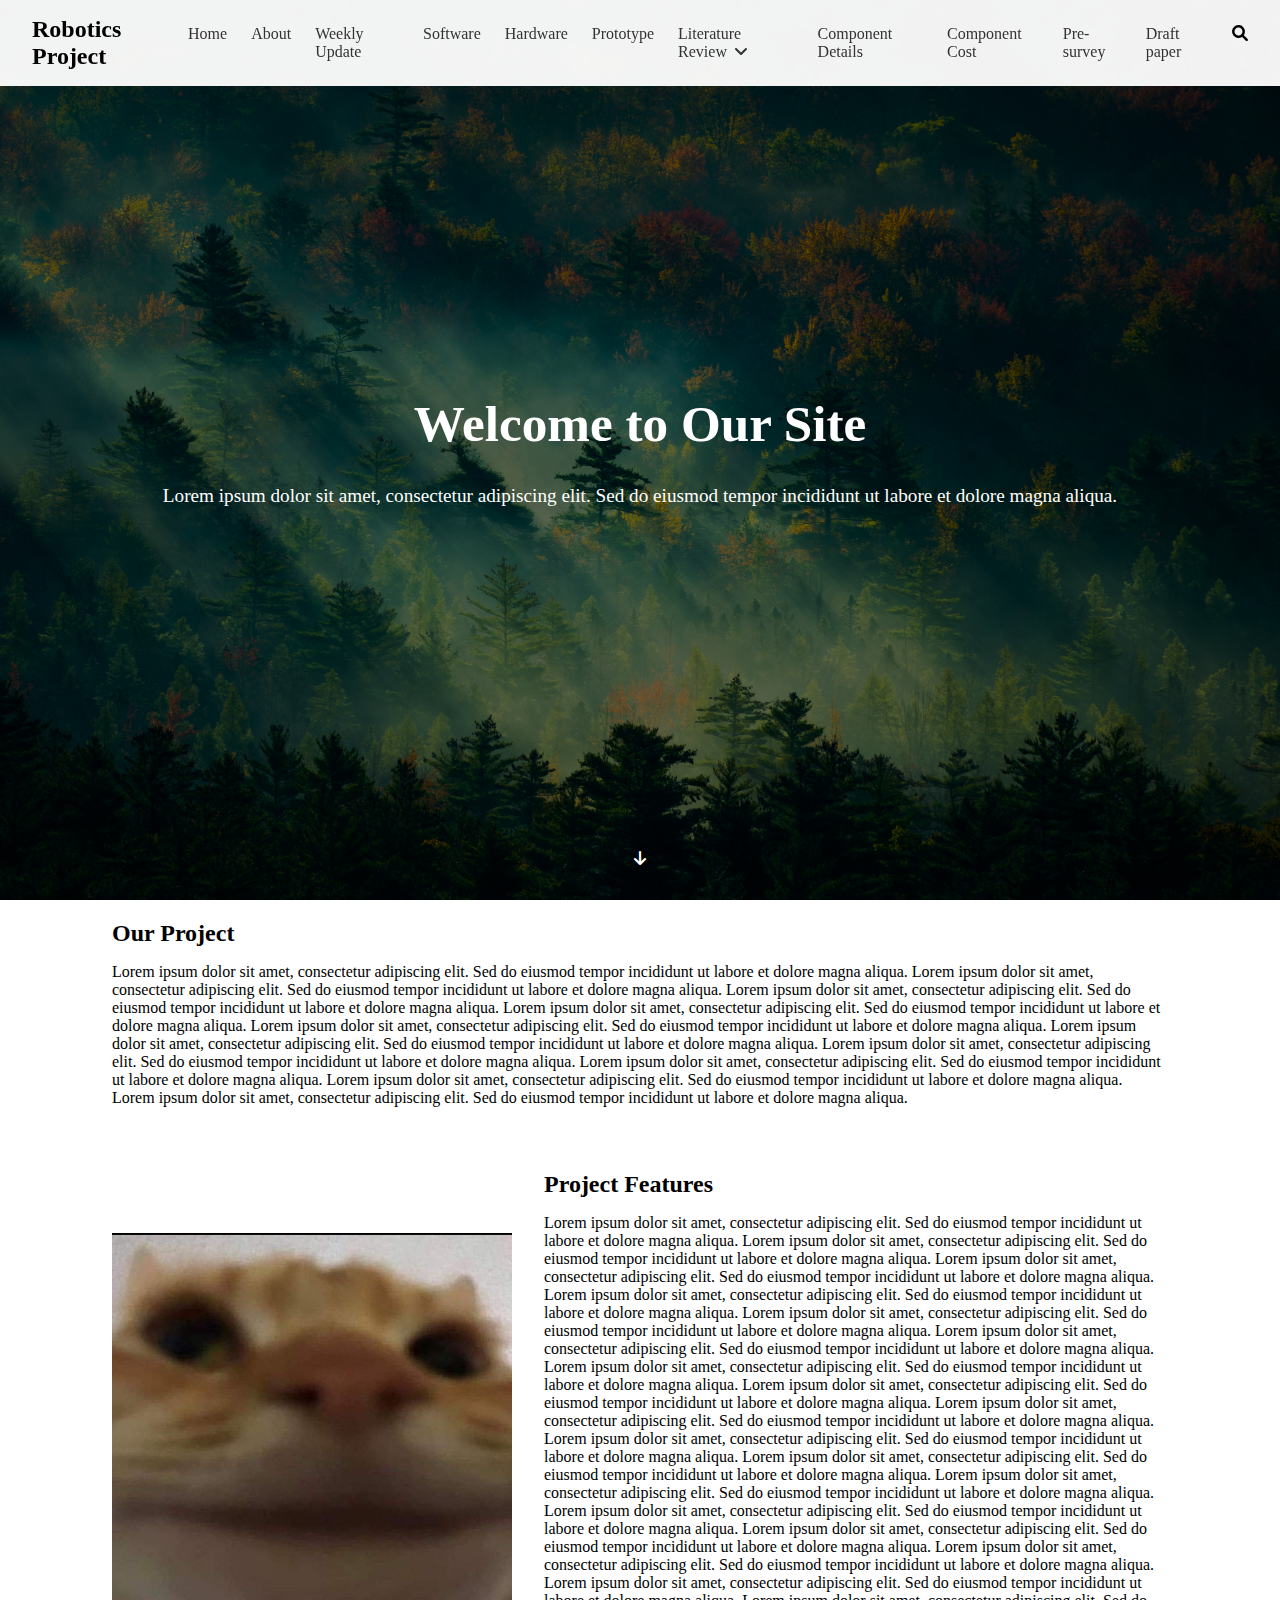
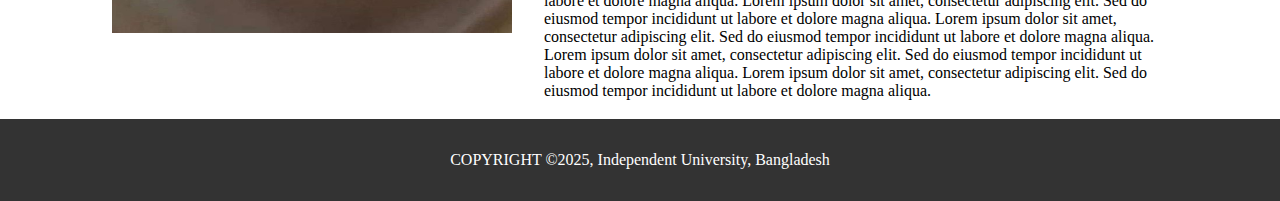
<file: index.html>
<!DOCTYPE html>
<html lang="en">
<head>
    <meta charset="UTF-8">
    <meta name="viewport" content="width=device-width, initial-scale=1.0">
    <title>Home | Robotics</title>
    <link rel="icon" href="project.jpeg">
    <link rel="stylesheet" href="style.css">
    <link rel="stylesheet" href="https://cdnjs.cloudflare.com/ajax/libs/font-awesome/6.0.0/css/all.min.css">
</head>
<body>
    <header>
        <div class="site-name">Robotics Project</div>
        <nav>
            <ul>
                <li><a href="index.html">Home</a></li>
                <li><a href="about.html">About</a></li>
                <li><a href="weekly.html">Weekly Update</a></li>
                <li><a href="#">Software</a></li>
                <li><a href="#">Hardware</a></li>
                <li><a href="#">Prototype</a></li>
                <li class="dropdown">
                    <a href="#" class="dropdown-toggle">Literature Review</a>
                    <div class="dropdown-content">
                        <a href="#">Member 1</a>
                        <a href="#">Member 2</a>
                        <a href="#">Member 3</a>
                        <a href="#">Member 4</a>
                    </div>
                </li>
                <li><a href="#">Component Details</a></li>
                <li><a href="#">Component Cost</a></li>
                <li><a href="#">Pre-survey</a></li>
                <li><a href="#">Draft paper</a></li>
                <li class="search-icon"><i class="fas fa-search"></i></li>
            </ul>
        </nav>
    </header>
    <div class="search-container">
        <button class="back-button"><i class="fas fa-arrow-left"></i></button>
        <input type="text" class="search-input" placeholder="Search...">
    </div>

    <section id="slide1" class="slide1">
        <h1 class="home-h">Welcome to Our Site</h1>
        <p class="home-p">Lorem ipsum dolor sit amet, consectetur adipiscing elit. Sed do eiusmod tempor incididunt ut labore et dolore magna aliqua.</p>
        <div class="scroll-indicator">
            <i class="fas fa-arrow-down"></i>
        </div>
    </section>
    
    <section id="slide2" class="slide2">
        <div class="content-row">
            <h2>Our Project</h2>
            <p>Lorem ipsum dolor sit amet, consectetur adipiscing elit. Sed do eiusmod tempor incididunt ut labore et dolore magna aliqua.
                Lorem ipsum dolor sit amet, consectetur adipiscing elit. Sed do eiusmod tempor incididunt ut labore et dolore magna aliqua.
                Lorem ipsum dolor sit amet, consectetur adipiscing elit. Sed do eiusmod tempor incididunt ut labore et dolore magna aliqua.
                Lorem ipsum dolor sit amet, consectetur adipiscing elit. Sed do eiusmod tempor incididunt ut labore et dolore magna aliqua.
                Lorem ipsum dolor sit amet, consectetur adipiscing elit. Sed do eiusmod tempor incididunt ut labore et dolore magna aliqua.
                Lorem ipsum dolor sit amet, consectetur adipiscing elit. Sed do eiusmod tempor incididunt ut labore et dolore magna aliqua.
                Lorem ipsum dolor sit amet, consectetur adipiscing elit. Sed do eiusmod tempor incididunt ut labore et dolore magna aliqua.
                Lorem ipsum dolor sit amet, consectetur adipiscing elit. Sed do eiusmod tempor incididunt ut labore et dolore magna aliqua.
                Lorem ipsum dolor sit amet, consectetur adipiscing elit. Sed do eiusmod tempor incididunt ut labore et dolore magna aliqua.
                Lorem ipsum dolor sit amet, consectetur adipiscing elit. Sed do eiusmod tempor incididunt ut labore et dolore magna aliqua.
            </p>
        </div>
        <div class="content-row two-column">
            <div>
                <img src="project.jpeg" alt="Project Image" class="square-image">
            </div>
            <div>
                <h2>Project Features</h2>
                <p>Lorem ipsum dolor sit amet, consectetur adipiscing elit. Sed do eiusmod tempor incididunt ut labore et dolore magna aliqua.
                    Lorem ipsum dolor sit amet, consectetur adipiscing elit. Sed do eiusmod tempor incididunt ut labore et dolore magna aliqua.
                    Lorem ipsum dolor sit amet, consectetur adipiscing elit. Sed do eiusmod tempor incididunt ut labore et dolore magna aliqua.
                    Lorem ipsum dolor sit amet, consectetur adipiscing elit. Sed do eiusmod tempor incididunt ut labore et dolore magna aliqua.
                    Lorem ipsum dolor sit amet, consectetur adipiscing elit. Sed do eiusmod tempor incididunt ut labore et dolore magna aliqua.
                    Lorem ipsum dolor sit amet, consectetur adipiscing elit. Sed do eiusmod tempor incididunt ut labore et dolore magna aliqua.
                    Lorem ipsum dolor sit amet, consectetur adipiscing elit. Sed do eiusmod tempor incididunt ut labore et dolore magna aliqua.
                    Lorem ipsum dolor sit amet, consectetur adipiscing elit. Sed do eiusmod tempor incididunt ut labore et dolore magna aliqua.
                    Lorem ipsum dolor sit amet, consectetur adipiscing elit. Sed do eiusmod tempor incididunt ut labore et dolore magna aliqua.
                    Lorem ipsum dolor sit amet, consectetur adipiscing elit. Sed do eiusmod tempor incididunt ut labore et dolore magna aliqua.
                    Lorem ipsum dolor sit amet, consectetur adipiscing elit. Sed do eiusmod tempor incididunt ut labore et dolore magna aliqua.
                    Lorem ipsum dolor sit amet, consectetur adipiscing elit. Sed do eiusmod tempor incididunt ut labore et dolore magna aliqua.
                    Lorem ipsum dolor sit amet, consectetur adipiscing elit. Sed do eiusmod tempor incididunt ut labore et dolore magna aliqua.
                    Lorem ipsum dolor sit amet, consectetur adipiscing elit. Sed do eiusmod tempor incididunt ut labore et dolore magna aliqua.
                    Lorem ipsum dolor sit amet, consectetur adipiscing elit. Sed do eiusmod tempor incididunt ut labore et dolore magna aliqua.
                    Lorem ipsum dolor sit amet, consectetur adipiscing elit. Sed do eiusmod tempor incididunt ut labore et dolore magna aliqua.
                    Lorem ipsum dolor sit amet, consectetur adipiscing elit. Sed do eiusmod tempor incididunt ut labore et dolore magna aliqua.
                    Lorem ipsum dolor sit amet, consectetur adipiscing elit. Sed do eiusmod tempor incididunt ut labore et dolore magna aliqua.
                    Lorem ipsum dolor sit amet, consectetur adipiscing elit. Sed do eiusmod tempor incididunt ut labore et dolore magna aliqua.
                    Lorem ipsum dolor sit amet, consectetur adipiscing elit. Sed do eiusmod tempor incididunt ut labore et dolore magna aliqua.
                </p>
            </div>
        </div>
    </section>
    
    <footer>
        <div>COPYRIGHT ©2025, Independent University, Bangladesh</div>
    </footer>
    <script src="script.js"></script>
</body>
</html>
</file>
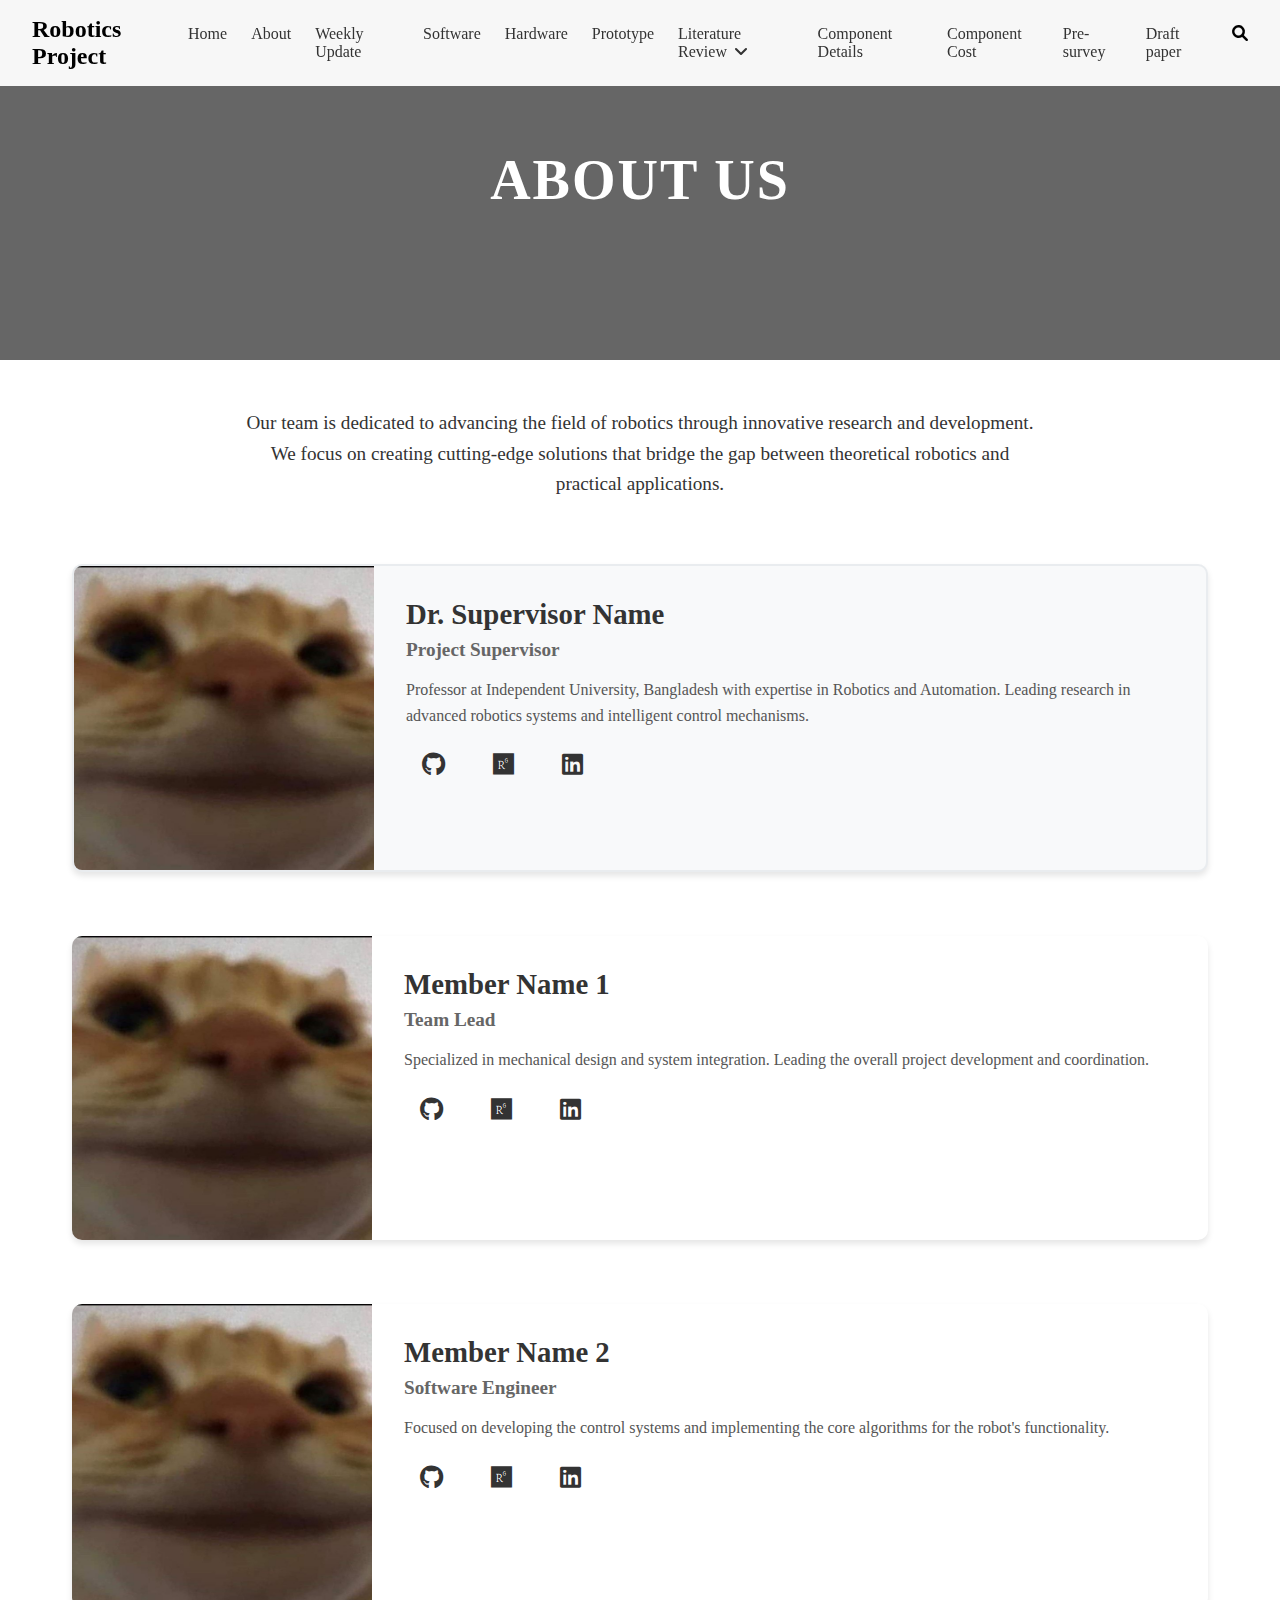
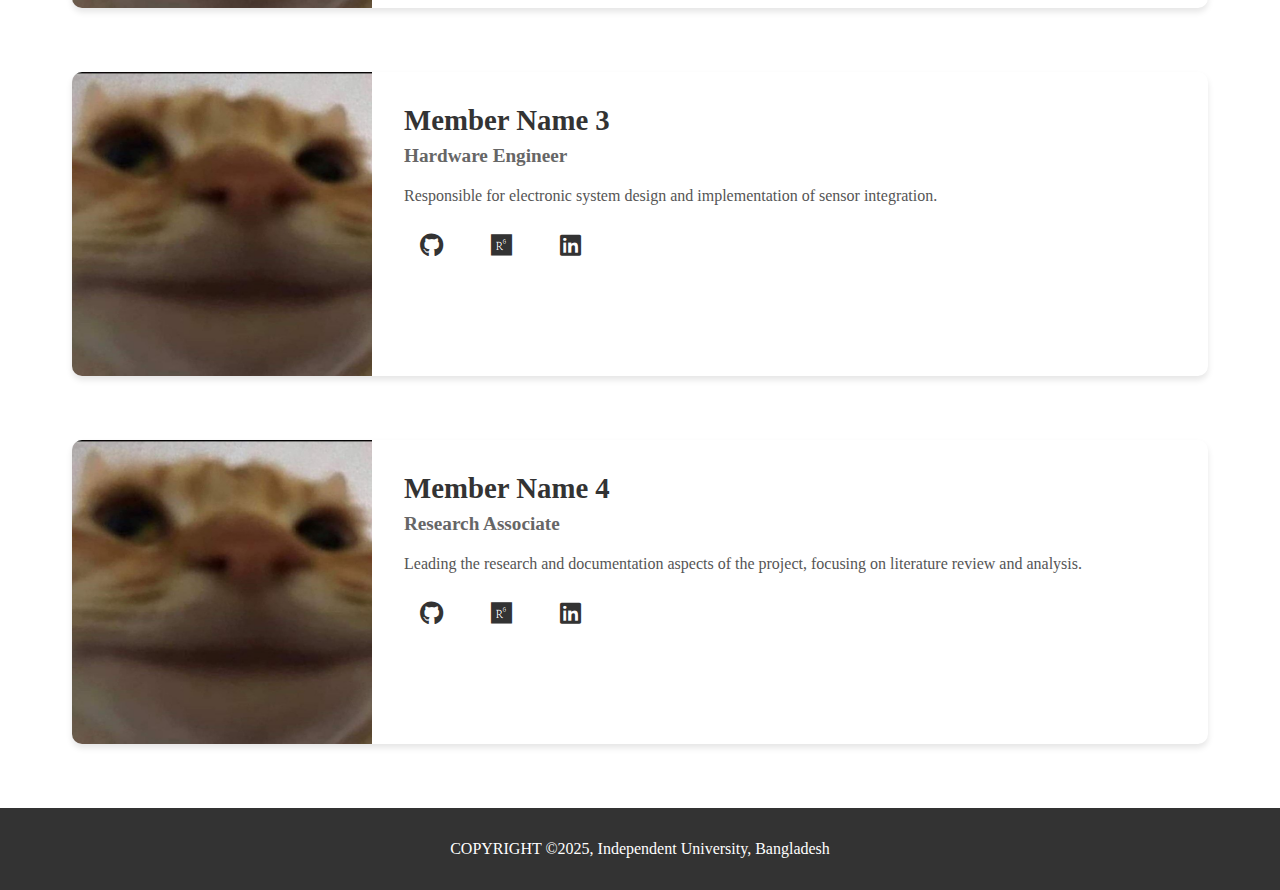
<file: about.html>
<!DOCTYPE html>
<html lang="en">
<head>
    <meta charset="UTF-8">
    <meta name="viewport" content="width=device-width, initial-scale=1.0">
    <title>About Us | Robotics</title>
    <link rel="icon" href="project.jpeg">
    <link rel="stylesheet" href="style.css">
    <link rel="stylesheet" href="https://cdnjs.cloudflare.com/ajax/libs/font-awesome/6.0.0/css/all.min.css">
</head>
<body>
    <header>
        <div class="site-name">Robotics Project</div>
        <nav>
            <ul>
                <li><a href="index.html">Home</a></li>
                <li><a href="about.html">About</a></li>
                <li><a href="weekly.html">Weekly Update</a></li>
                <li><a href="#">Software</a></li>
                <li><a href="#">Hardware</a></li>
                <li><a href="#">Prototype</a></li>
                <li class="dropdown">
                    <a href="#" class="dropdown-toggle">Literature Review</a>
                    <div class="dropdown-content">
                        <a href="#">Member 1</a>
                        <a href="#">Member 2</a>
                        <a href="#">Member 3</a>
                        <a href="#">Member 4</a>
                    </div>
                </li>
                <li><a href="#">Component Details</a></li>
                <li><a href="#">Component Cost</a></li>
                <li><a href="#">Pre-survey</a></li>
                <li><a href="#">Draft paper</a></li>
                <li class="search-icon"><i class="fas fa-search"></i></li>
            </ul>
        </nav>
    </header>
    <div class="search-container">
        <button class="back-button"><i class="fas fa-arrow-left"></i></button>
        <input type="text" class="search-input" placeholder="Search...">
    </div>

    <div class="about-hero">
        <h1>About Us</h1>
    </div>
    
    <div class="about-container">
        <div class="project-description">
            <p>Our team is dedicated to advancing the field of robotics through innovative research and development. We focus on creating cutting-edge solutions that bridge the gap between theoretical robotics and practical applications.</p>
        </div>
    
        <div class="team-member supervisor">
            <div class="member-image">
                <img src="project.jpeg" alt="Supervisor Name">
            </div>
            <div class="member-info">
                <h2>Dr. Supervisor Name</h2>
                <h3>Project Supervisor</h3>
                <p>Professor at Independent University, Bangladesh with expertise in Robotics and Automation. Leading research in advanced robotics systems and intelligent control mechanisms.</p>
                <div class="social-links">
                    <a href="#" target="_blank"><i class="fab fa-github"></i></a>
                    <a href="#" target="_blank"><i class="fab fa-researchgate"></i></a>
                    <a href="#" target="_blank"><i class="fab fa-linkedin"></i></a>
                </div>
            </div>
        </div>
    
        <div class="team-member">
            <div class="member-image">
                <img src="project.jpeg" alt="Member 1">
            </div>
            <div class="member-info">
                <h2>Member Name 1</h2>
                <h3>Team Lead</h3>
                <p>Specialized in mechanical design and system integration. Leading the overall project development and coordination.</p>
                <div class="social-links">
                    <a href="#" target="_blank"><i class="fab fa-github"></i></a>
                    <a href="#" target="_blank"><i class="fab fa-researchgate"></i></a>
                    <a href="#" target="_blank"><i class="fab fa-linkedin"></i></a>
                </div>
            </div>
        </div>
    
        <div class="team-member">
            <div class="member-image">
                <img src="project.jpeg" alt="Member 2">
            </div>
            <div class="member-info">
                <h2>Member Name 2</h2>
                <h3>Software Engineer</h3>
                <p>Focused on developing the control systems and implementing the core algorithms for the robot's functionality.</p>
                <div class="social-links">
                    <a href="#" target="_blank"><i class="fab fa-github"></i></a>
                    <a href="#" target="_blank"><i class="fab fa-researchgate"></i></a>
                    <a href="#" target="_blank"><i class="fab fa-linkedin"></i></a>
                </div>
            </div>
        </div>
    
        <div class="team-member">
            <div class="member-image">
                <img src="project.jpeg" alt="Member 3">
            </div>
            <div class="member-info">
                <h2>Member Name 3</h2>
                <h3>Hardware Engineer</h3>
                <p>Responsible for electronic system design and implementation of sensor integration.</p>
                <div class="social-links">
                    <a href="#" target="_blank"><i class="fab fa-github"></i></a>
                    <a href="#" target="_blank"><i class="fab fa-researchgate"></i></a>
                    <a href="#" target="_blank"><i class="fab fa-linkedin"></i></a>
                </div>
            </div>
        </div>
    
        <div class="team-member">
            <div class="member-image">
                <img src="project.jpeg" alt="Member 4">
            </div>
            <div class="member-info">
                <h2>Member Name 4</h2>
                <h3>Research Associate</h3>
                <p>Leading the research and documentation aspects of the project, focusing on literature review and analysis.</p>
                <div class="social-links">
                    <a href="#" target="_blank"><i class="fab fa-github"></i></a>
                    <a href="#" target="_blank"><i class="fab fa-researchgate"></i></a>
                    <a href="#" target="_blank"><i class="fab fa-linkedin"></i></a>
                </div>
            </div>
        </div>
    </div>

    <footer>
        <div>COPYRIGHT ©2025, Independent University, Bangladesh</div>
    </footer>
    <script src="script.js"></script>
</body>
</html>
</file>
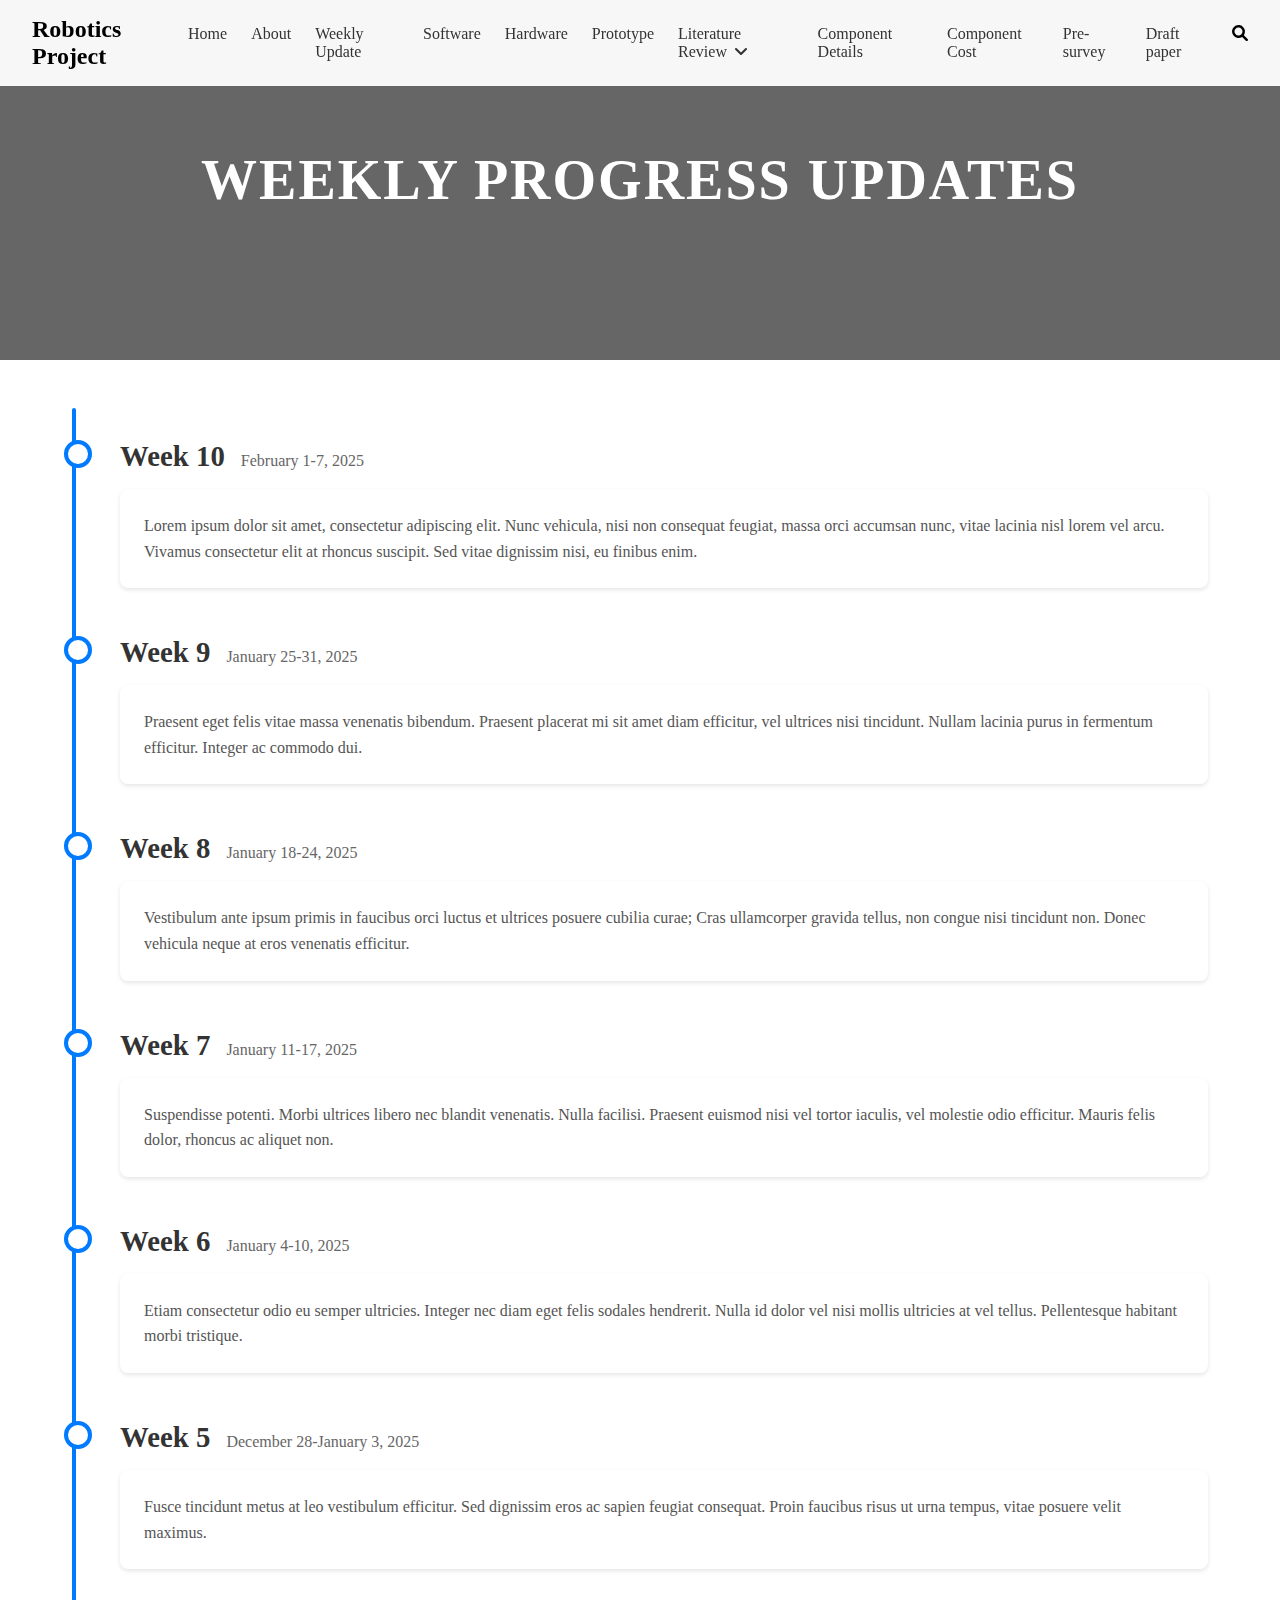
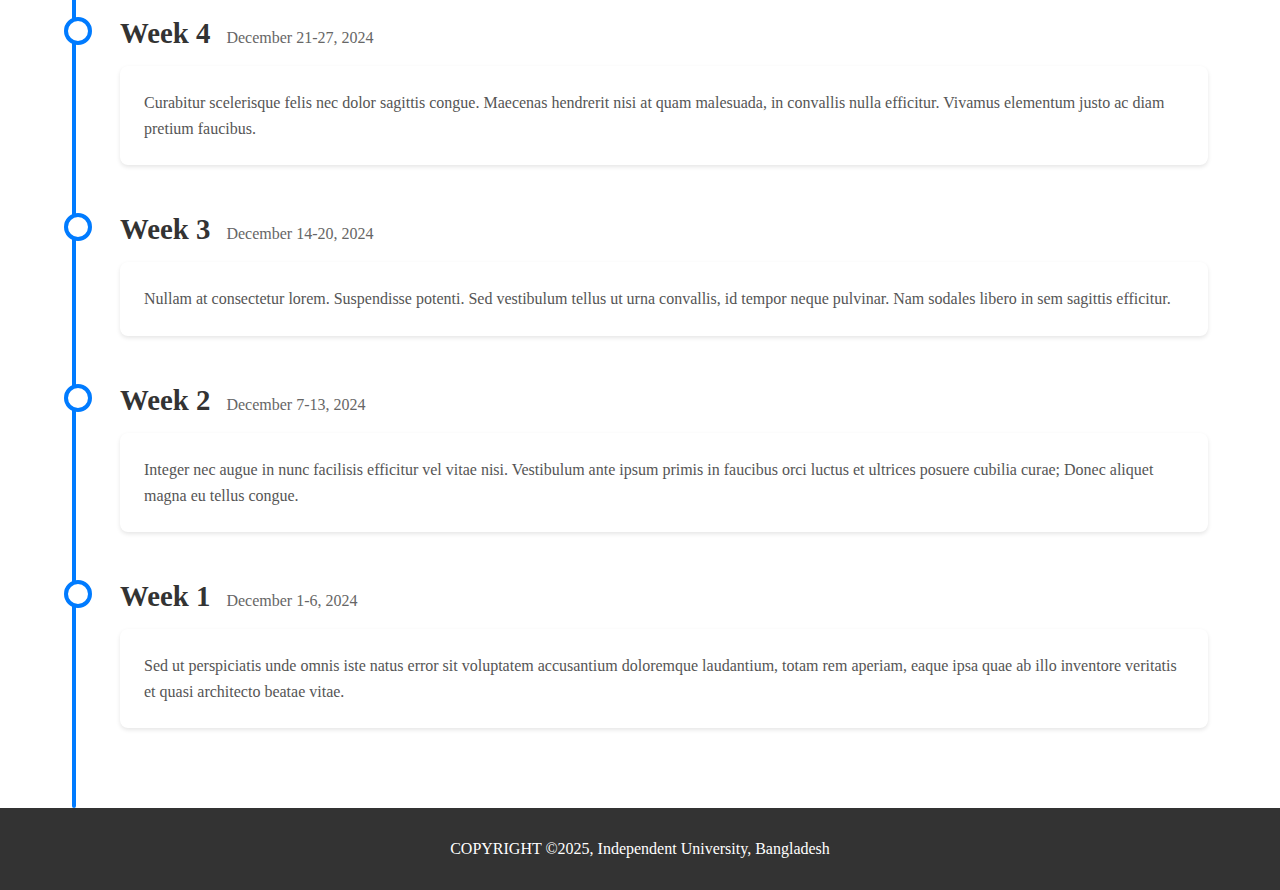
<file: weekly.html>
<!DOCTYPE html>
<html lang="en">
<head>
    <meta charset="UTF-8">
    <meta name="viewport" content="width=device-width, initial-scale=1.0">
    <title>Home | Robotics</title>
    <link rel="icon" href="project.jpeg">
    <link rel="stylesheet" href="style.css">
    <link rel="stylesheet" href="https://cdnjs.cloudflare.com/ajax/libs/font-awesome/6.0.0/css/all.min.css">
</head>
<body>
    <header>
        <div class="site-name">Robotics Project</div>
        <nav>
            <ul>
                <li><a href="index.html">Home</a></li>
                <li><a href="about.html">About</a></li>
                <li><a href="weekly.html">Weekly Update</a></li>
                <li><a href="#">Software</a></li>
                <li><a href="#">Hardware</a></li>
                <li><a href="#">Prototype</a></li>
                <li class="dropdown">
                    <a href="#" class="dropdown-toggle">Literature Review</a>
                    <div class="dropdown-content">
                        <a href="#">Member 1</a>
                        <a href="#">Member 2</a>
                        <a href="#">Member 3</a>
                        <a href="#">Member 4</a>
                    </div>
                </li>
                <li><a href="#">Component Details</a></li>
                <li><a href="#">Component Cost</a></li>
                <li><a href="#">Pre-survey</a></li>
                <li><a href="#">Draft paper</a></li>
                <li class="search-icon"><i class="fas fa-search"></i></li>
            </ul>
        </nav>
    </header>
    <div class="search-container">
        <button class="back-button"><i class="fas fa-arrow-left"></i></button>
        <input type="text" class="search-input" placeholder="Search...">
    </div>

    <div class="updates-hero">
        <h1>Weekly Progress Updates</h1>
    </div>
    
    <div class="updates-container">
        <div class="timeline">
            <div class="update-item">
                <div class="week-header">
                    <h2>Week 10</h2>
                    <span class="date">February 1-7, 2025</span>
                </div>
                <div class="update-content">
                    <p>Lorem ipsum dolor sit amet, consectetur adipiscing elit. Nunc vehicula, nisi non consequat feugiat, massa orci accumsan nunc, vitae lacinia nisl lorem vel arcu. Vivamus consectetur elit at rhoncus suscipit. Sed vitae dignissim nisi, eu finibus enim.</p>
                </div>
            </div>
    
            <div class="update-item">
                <div class="week-header">
                    <h2>Week 9</h2>
                    <span class="date">January 25-31, 2025</span>
                </div>
                <div class="update-content">
                    <p>Praesent eget felis vitae massa venenatis bibendum. Praesent placerat mi sit amet diam efficitur, vel ultrices nisi tincidunt. Nullam lacinia purus in fermentum efficitur. Integer ac commodo dui.</p>
                </div>
            </div>
    
            <div class="update-item">
                <div class="week-header">
                    <h2>Week 8</h2>
                    <span class="date">January 18-24, 2025</span>
                </div>
                <div class="update-content">
                    <p>Vestibulum ante ipsum primis in faucibus orci luctus et ultrices posuere cubilia curae; Cras ullamcorper gravida tellus, non congue nisi tincidunt non. Donec vehicula neque at eros venenatis efficitur.</p>
                </div>
            </div>
    
            <div class="update-item">
                <div class="week-header">
                    <h2>Week 7</h2>
                    <span class="date">January 11-17, 2025</span>
                </div>
                <div class="update-content">
                    <p>Suspendisse potenti. Morbi ultrices libero nec blandit venenatis. Nulla facilisi. Praesent euismod nisi vel tortor iaculis, vel molestie odio efficitur. Mauris felis dolor, rhoncus ac aliquet non.</p>
                </div>
            </div>
    
            <div class="update-item">
                <div class="week-header">
                    <h2>Week 6</h2>
                    <span class="date">January 4-10, 2025</span>
                </div>
                <div class="update-content">
                    <p>Etiam consectetur odio eu semper ultricies. Integer nec diam eget felis sodales hendrerit. Nulla id dolor vel nisi mollis ultricies at vel tellus. Pellentesque habitant morbi tristique.</p>
                </div>
            </div>
    
            <div class="update-item">
                <div class="week-header">
                    <h2>Week 5</h2>
                    <span class="date">December 28-January 3, 2025</span>
                </div>
                <div class="update-content">
                    <p>Fusce tincidunt metus at leo vestibulum efficitur. Sed dignissim eros ac sapien feugiat consequat. Proin faucibus risus ut urna tempus, vitae posuere velit maximus.</p>
                </div>
            </div>
    
            <div class="update-item">
                <div class="week-header">
                    <h2>Week 4</h2>
                    <span class="date">December 21-27, 2024</span>
                </div>
                <div class="update-content">
                    <p>Curabitur scelerisque felis nec dolor sagittis congue. Maecenas hendrerit nisi at quam malesuada, in convallis nulla efficitur. Vivamus elementum justo ac diam pretium faucibus.</p>
                </div>
            </div>
    
            <div class="update-item">
                <div class="week-header">
                    <h2>Week 3</h2>
                    <span class="date">December 14-20, 2024</span>
                </div>
                <div class="update-content">
                    <p>Nullam at consectetur lorem. Suspendisse potenti. Sed vestibulum tellus ut urna convallis, id tempor neque pulvinar. Nam sodales libero in sem sagittis efficitur.</p>
                </div>
            </div>
    
            <div class="update-item">
                <div class="week-header">
                    <h2>Week 2</h2>
                    <span class="date">December 7-13, 2024</span>
                </div>
                <div class="update-content">
                    <p>Integer nec augue in nunc facilisis efficitur vel vitae nisi. Vestibulum ante ipsum primis in faucibus orci luctus et ultrices posuere cubilia curae; Donec aliquet magna eu tellus congue.</p>
                </div>
            </div>
    
            <div class="update-item">
                <div class="week-header">
                    <h2>Week 1</h2>
                    <span class="date">December 1-6, 2024</span>
                </div>
                <div class="update-content">
                    <p>Sed ut perspiciatis unde omnis iste natus error sit voluptatem accusantium doloremque laudantium, totam rem aperiam, eaque ipsa quae ab illo inventore veritatis et quasi architecto beatae vitae.</p>
                </div>
            </div>
        </div>
    </div>
    
    <footer>
        <div>COPYRIGHT ©2025, Independent University, Bangladesh</div>
    </footer>
    <script src="script.js"></script>
</body>
</html>
</file>
<file: style.css>
* {
    margin: 0;
    padding: 0;
    box-sizing: border-box;
}

/* Header Styles */
header {
    position: fixed;
    width: 100%;
    padding: 1rem 2rem;
    background: rgba(255, 255, 255, 0.95);
    display: flex;
    justify-content: space-between;
    align-items: center;
    z-index: 1000;
}

.site-name {
    font-size: 1.5rem;
    font-weight: bold;
}

nav ul {
    display: flex;
    list-style: none;
    gap: 1.5rem;
}

nav a {
    text-decoration: none;
    color: #333;
}

.search-container {
    position: fixed;
    top: 0;
    left: 0;
    width: 100%;
    height: 60px;
    background: rgba(255, 255, 255, 0.95);
    display: flex;
    justify-content: center;
    align-items: center;
    z-index: 1001;
    opacity: 0;
    visibility: hidden;
    transition: opacity 0.3s ease-in-out, visibility 0.3s ease-in-out;
}

.search-container.active {
    opacity: 1;
    visibility: visible;
}

.search-input {
    width: 30%;
    padding: 12px;
    padding-left: 20px;
    padding-right: 20px;
    border: 1px solid #ccc;
    border-radius: 20px;
    opacity: 1;
    transition: none;
}

.search-icon {
    cursor: pointer;
}

.dropdown {
    position: relative;
    display: inline-block;
}

.dropdown-content {
    display: none;
    position: absolute;
    background-color: #f9f9f9;
    min-width: 160px;
    box-shadow: 0px 8px 16px 0px rgba(0,0,0,0.2);
    z-index: 1;
    border-radius: 4px;
}

.dropdown-content a {
    color: black;
    padding: 12px 16px;
    text-decoration: none;
    display: block;
}

.dropdown-content a:hover {
    background-color: #f1f1f1;
    border-radius: 4px;
}

.dropdown-toggle::after {
    font-family: 'Font Awesome 5 Free';
    content: '\f107';
    margin-left: 8px;
    font-weight: 900;
}

.dropdown.active .dropdown-toggle::after {
    content: '\f106';
}

.dropdown:hover .dropdown-content {
    display: block;
}

.back-button {
    position: absolute;
    top: 1rem;
    left: 1rem;
    background: none;
    border: none;
    font-size: 1.5rem;
    cursor: pointer;
}

/* Slide Styles */
.slide1 {
    height: 100vh;
    display: flex;
    flex-direction: column;
    justify-content: center;
    padding: 2rem;
}

.slide2 {
    height: 91vh;
    display: flex;
    flex-direction: column;
    justify-content: center;
    margin-left: 80px;
    margin-right: 80px;
}

#slide1 {
    background: linear-gradient(rgba(0, 0, 0, 0.5), rgba(0, 0, 0, 0.5)),
                url('background.jpg') center/cover;
    color: white;
    text-align: center;
    position: relative;
}

.scroll-indicator {
    position: absolute;
    bottom: 2rem;
    left: 50%;
    transform: translateX(-50%);
    animation: bounce 2s infinite;
}

@keyframes bounce {
    0%, 20%, 50%, 80%, 100% {
        transform: translateY(0);
    }
    40% {
        transform: translateY(-30px);
    }
    60% {
        transform: translateY(-15px);
    }
}

#slide2 {
    padding: 4rem 2rem;
}

.content-row {
    margin: 2rem 0;
}

.two-column {
    display: grid;
    grid-template-columns: 2fr 5fr;
    gap: 2rem;
    align-items: center;
}

.square-image {
    width: 25rem;
    aspect-ratio: 1;
    object-fit: cover;
}

.home-h {
    font-size: 3.2rem;
}

.home-p {
    font-size: 1.2rem;
}

h1 {
    margin-bottom: 2rem;
}

h2 {
    margin-bottom: 1rem;
}

/* Footer Styles */
footer {
    background: #333;
    color: white;
    padding: 2rem;
    text-align: center;
}

.social-links {
    margin-top: 1rem;
}

.social-links a {
    color: white;
    margin: 0 1rem;
    font-size: 1.5rem;
}

/* about.css */
.about-hero {
    background: linear-gradient(rgba(0, 0, 0, 0.6), rgba(0, 0, 0, 0.6));
    height: 40vh;
    display: flex;
    justify-content: center;
    align-items: center;
    margin-bottom: 3rem;
    text-align: center;
    flex-direction: column;
}

.about-hero h1 {
    color: white;
    font-size: 3.5rem;
    text-transform: uppercase;
    letter-spacing: 2px;
    margin: 0; /* Remove default margin */
}

.about-container {
    max-width: 1200px;
    margin: 0 auto;
    padding: 0 2rem;
}

.project-description {
    text-align: center;
    max-width: 800px;
    margin: 0 auto 4rem;
    font-size: 1.2rem;
    line-height: 1.6;
    color: #333;
}

.team-member {
    display: flex;
    margin-bottom: 4rem;
    background: #fff;
    border-radius: 10px;
    box-shadow: 0 4px 6px rgba(0, 0, 0, 0.1);
    overflow: hidden;
}

.supervisor {
    background: #f8f9fa;
    border: 2px solid #e9ecef;
}

.member-image {
    flex: 0 0 300px;
}

.member-image img {
    width: 100%;
    height: 100%;
    object-fit: cover;
}

.member-info {
    flex: 1;
    padding: 2rem;
}

.member-info h2 {
    color: #333;
    margin-bottom: 0.5rem;
    font-size: 1.8rem;
}

.member-info h3 {
    color: #666;
    margin-bottom: 1rem;
    font-size: 1.2rem;
}

.member-info p {
    color: #555;
    line-height: 1.6;
    margin-bottom: 1.5rem;
}

.social-links {
    display: flex;
    gap: 1rem;
}

.social-links a {
    color: #333;
    font-size: 1.5rem;
    transition: color 0.3s ease;
}

.social-links a:hover {
    color: #007bff;
}

/* Responsive Design */
@media (max-width: 768px) {
    .team-member {
        flex-direction: column;
    }

    .member-image {
        height: 300px;
    }

    .about-hero h1 {
        font-size: 2.5rem;
    }
}

/* weekly-updates.css */
.updates-hero {
    background: linear-gradient(rgba(0, 0, 0, 0.6), rgba(0, 0, 0, 0.6));
    height: 40vh;
    display: flex;
    justify-content: center;
    align-items: center;
    margin-bottom: 3rem;
    text-align: center;
    flex-direction: column;
}

.updates-hero h1 {
    color: white;
    font-size: 3.5rem;
    text-transform: uppercase;
    letter-spacing: 2px;
    margin: 0;
}

.updates-container {
    max-width: 1200px;
    margin: 0 auto;
    padding: 0 2rem;
}

.timeline {
    position: relative;
    padding: 2rem 0;
}

.timeline::before {
    content: '';
    position: absolute;
    left: 0;
    top: 0;
    width: 4px;
    height: 100%;
    background: #007bff;
    border-radius: 2px;
}

.update-item {
    position: relative;
    padding-left: 3rem;
    margin-bottom: 3rem;
}

.update-item::before {
    content: '';
    position: absolute;
    left: -8px;
    top: 0;
    width: 20px;
    height: 20px;
    background: #fff;
    border: 4px solid #007bff;
    border-radius: 50%;
}

.week-header {
    display: flex;
    align-items: baseline;
    gap: 1rem;
    margin-bottom: 1rem;
}

.week-header h2 {
    color: #333;
    font-size: 1.8rem;
    margin: 0;
}

.date {
    color: #666;
    font-size: 1rem;
}

.update-content {
    background: #fff;
    padding: 1.5rem;
    border-radius: 8px;
    box-shadow: 0 2px 4px rgba(0, 0, 0, 0.1);
}

.update-content p {
    color: #555;
    line-height: 1.6;
    margin: 0;
}

/* Hover effects */
.update-item:hover::before {
    background: #007bff;
    transform: scale(1.2);
    transition: all 0.3s ease;
}

.update-item:hover .update-content {
    box-shadow: 0 4px 8px rgba(0, 0, 0, 0.1);
    transform: translateX(5px);
    transition: all 0.3s ease;
}

/* Responsive Design */
@media (max-width: 768px) {
    .updates-hero h1 {
        font-size: 2rem;
    }

    .week-header {
        flex-direction: column;
        gap: 0.5rem;
    }

    .update-item {
        padding-left: 2rem;
    }
}
</file>
